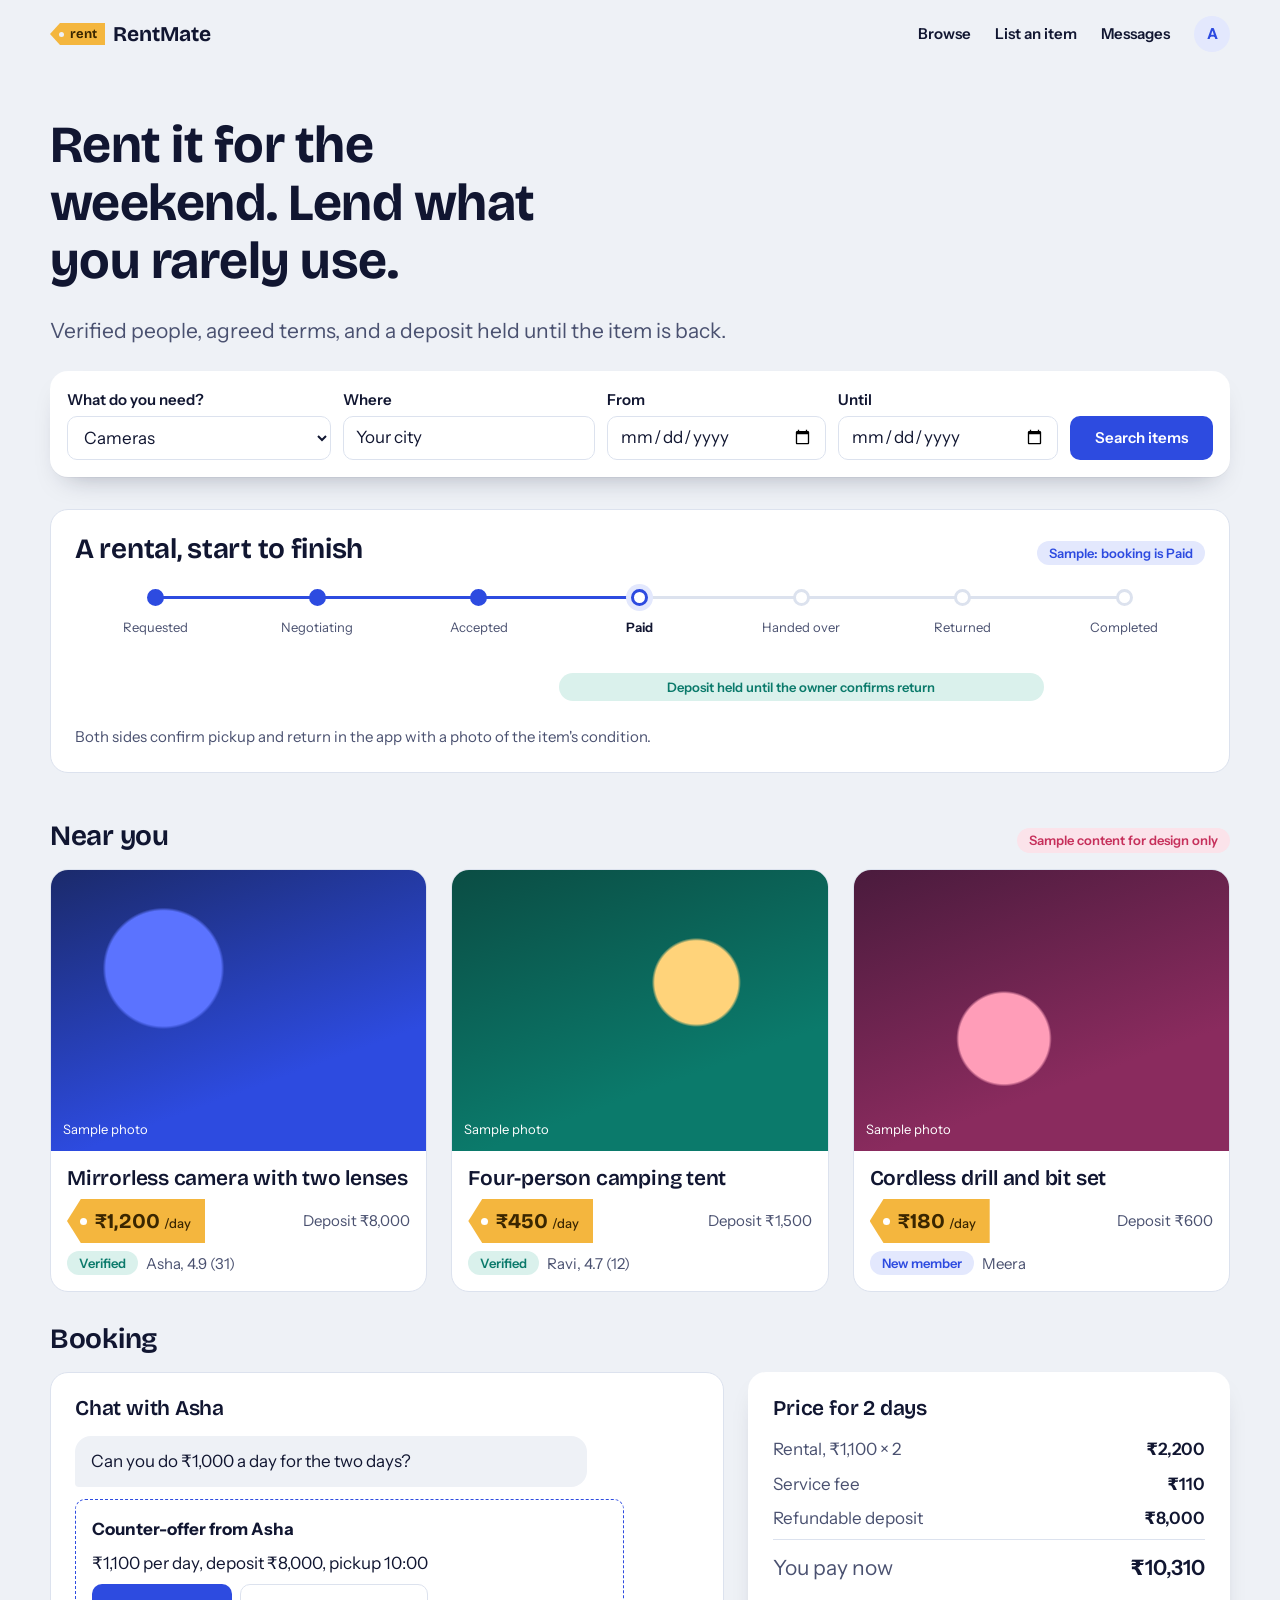
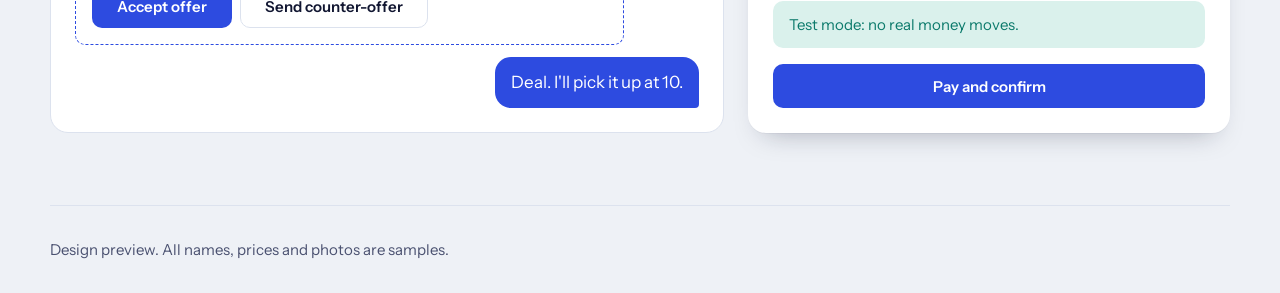
<file: design/design-preview.html>
<!doctype html>
<html lang="en">
<head>
  <meta charset="utf-8">
  <meta name="viewport" content="width=device-width, initial-scale=1">
  <title>RentMate design preview</title>
  <link rel="preconnect" href="https://fonts.googleapis.com">
  <link rel="preconnect" href="https://fonts.gstatic.com" crossorigin>
  <link rel="stylesheet" href="https://fonts.googleapis.com/css2?family=Bricolage+Grotesque:opsz,wght@12..96,500;12..96,700&family=Instrument+Sans:wght@400;600&display=swap">
  <link rel="stylesheet" href="tokens.css">
  <link rel="stylesheet" href="preview.css">
</head>
<body>
  <div class="wrap">
    <header class="top">
      <a class="brand" href="#"><span class="price-tag">rent</span>RentMate</a>
      <nav class="nav" aria-label="Main">
        <a href="#">Browse</a><a href="#">List an item</a><a href="#">Messages</a>
        <a class="keep" href="#" aria-label="Your account"><span class="avatar">A</span></a>
      </nav>
    </header>

    <main>
      <section class="hero" aria-labelledby="hero-title">
        <h1 id="hero-title">Rent it for the weekend. Lend what you rarely use.</h1>
        <p>Verified people, agreed terms, and a deposit held until the item is back.</p>
        <form class="card card--raised search" role="search">
          <div class="field"><label for="what">What do you need?</label>
            <select id="what"><option>Cameras</option><option>Drones</option><option>Tools</option><option>Camping gear</option></select></div>
          <div class="field"><label for="where">Where</label><input id="where" value="Your city"></div>
          <div class="field"><label for="from">From</label><input id="from" type="date"></div>
          <div class="field"><label for="to">Until</label><input id="to" type="date"></div>
          <button class="btn" type="submit">Search items</button>
        </form>
      </section>

      <section class="card story" aria-labelledby="story-title">
        <header>
          <h2 id="story-title">A rental, start to finish</h2>
          <span class="chip">Sample: booking is Paid</span>
        </header>
        <ol class="ribbon" aria-label="Booking progress">
          <li class="is-done">Requested</li><li class="is-done">Negotiating</li><li class="is-done">Accepted</li>
          <li class="is-current" aria-current="step">Paid</li><li>Handed over</li><li>Returned</li><li>Completed</li>
        </ol>
        <div class="ribbon-hold"><span>Deposit held until the owner confirms return</span></div>
        <p class="muted">Both sides confirm pickup and return in the app with a photo of the item's condition.</p>
      </section>

      <div class="section-head"><h2>Near you</h2><span class="chip chip--danger">Sample content for design only</span></div>
      <div class="grid">
        <a class="card listing" href="#">
          <div class="photo photo--a" role="img" aria-label="Sample photo of a mirrorless camera">Sample photo</div>
          <div class="listing__body">
            <h3>Mirrorless camera with two lenses</h3>
            <div class="listing__meta"><span class="price-tag">₹1,200<small>/day</small></span><span class="muted">Deposit ₹8,000</span></div>
            <div class="owner"><span class="chip chip--held">Verified</span> Asha, 4.9 (31)</div>
          </div>
        </a>
        <a class="card listing" href="#">
          <div class="photo photo--b" role="img" aria-label="Sample photo of a camping tent">Sample photo</div>
          <div class="listing__body">
            <h3>Four-person camping tent</h3>
            <div class="listing__meta"><span class="price-tag">₹450<small>/day</small></span><span class="muted">Deposit ₹1,500</span></div>
            <div class="owner"><span class="chip chip--held">Verified</span> Ravi, 4.7 (12)</div>
          </div>
        </a>
        <a class="card listing" href="#">
          <div class="photo photo--c" role="img" aria-label="Sample photo of a drill set">Sample photo</div>
          <div class="listing__body">
            <h3>Cordless drill and bit set</h3>
            <div class="listing__meta"><span class="price-tag">₹180<small>/day</small></span><span class="muted">Deposit ₹600</span></div>
            <div class="owner"><span class="chip">New member</span> Meera</div>
          </div>
        </a>
      </div>

      <div class="section-head"><h2>Booking</h2></div>
      <section class="booking" aria-label="Booking example">
        <div class="card panel">
          <h3>Chat with Asha</h3>
          <div class="chat" aria-live="polite">
            <p class="msg">Can you do ₹1,000 a day for the two days?</p>
            <div class="offer">
              <strong>Counter-offer from Asha</strong>
              <span>₹1,100 per day, deposit ₹8,000, pickup 10:00</span>
              <div class="actions"><button class="btn" type="button">Accept offer</button><button class="btn btn--ghost" type="button">Send counter-offer</button></div>
            </div>
            <p class="msg msg--me">Deal. I'll pick it up at 10.</p>
          </div>
        </div>
        <aside class="card card--raised panel" aria-label="Price breakdown">
          <h3>Price for 2 days</h3>
          <dl class="rows">
            <div><dt>Rental, ₹1,100 × 2</dt><dd>₹2,200</dd></div>
            <div><dt>Service fee</dt><dd>₹110</dd></div>
            <div><dt>Refundable deposit</dt><dd>₹8,000</dd></div>
            <div class="total"><dt>You pay now</dt><dd>₹10,310</dd></div>
          </dl>
          <p class="note">Test mode: no real money moves.</p>
          <button class="btn" type="button">Pay and confirm</button>
        </aside>
      </section>
    </main>
    <footer class="muted">Design preview. All names, prices and photos are samples.</footer>
  </div>
</body>
</html>
</file>
<file: design/tokens.css>
/* RentMate "Handover" design tokens and core components. Spec: rules/06 */
:root {
  --chalk: #eef1f6;  --surface: #ffffff; --mist: #dce2ee;
  --ink: #111631;    --ink-2: #4a5170;
  --cobalt: #2d4be0; --cobalt-ink: #ffffff; --cobalt-wash: #e3e8fd;
  --held: #0b7a6b;   --held-wash: #daf1ec;
  --marigold: #f4b63e; --marigold-ink: #3a2600;
  --berry: #c6305b;  --berry-wash: #fbe3ea;

  --font-display: "Bricolage Grotesque", "Trebuchet MS", system-ui, sans-serif;
  --font-body: "Instrument Sans", system-ui, -apple-system, "Segoe UI", sans-serif;
  --fs-s: 0.8125rem; --fs-m: 0.9375rem; --fs-b: 1.0625rem; --fs-l: 1.3125rem;
  --fs-xl: clamp(1.5rem, 1.2rem + 1.2vw, 1.75rem);
  --fs-2xl: clamp(2rem, 1.4rem + 2.6vw, 3.25rem);

  --s1: 4px; --s2: 8px; --s3: 12px; --s4: 16px; --s5: 24px; --s6: 32px; --s7: 48px; --s8: 72px;
  --r-tag: 6px; --r-ctl: 10px; --r-card: 18px; --r-full: 999px;
  --lift: 0 1px 0 rgb(17 22 49 / 0.04), 0 14px 28px -16px rgb(17 22 49 / 0.35);
  --ease: cubic-bezier(0.2, 0.7, 0.2, 1); --t-fast: 120ms; --t: 220ms;
}

@media (prefers-color-scheme: dark) {
  :root:not([data-theme="light"]) {
    --chalk: #0d1126; --surface: #151a38; --mist: #262d54;
    --ink: #edeffa; --ink-2: #a5abcb;
    --cobalt: #8ea0ff; --cobalt-ink: #0d1126; --cobalt-wash: #1f2760;
    --held: #4fd1bc; --held-wash: #10332f;
    --berry: #ff7d9f; --berry-wash: #3b1626;
    --lift: 0 14px 28px -16px rgb(0 0 0 / 0.7);
  }
}
:root[data-theme="dark"] {
  --chalk: #0d1126; --surface: #151a38; --mist: #262d54;
  --ink: #edeffa; --ink-2: #a5abcb;
  --cobalt: #8ea0ff; --cobalt-ink: #0d1126; --cobalt-wash: #1f2760;
  --held: #4fd1bc; --held-wash: #10332f;
  --berry: #ff7d9f; --berry-wash: #3b1626;
  --lift: 0 14px 28px -16px rgb(0 0 0 / 0.7);
}

/* Base */
*, *::before, *::after { box-sizing: border-box; }
body {
  margin: 0; background: var(--chalk); color: var(--ink);
  font: 400 var(--fs-b)/1.55 var(--font-body); -webkit-font-smoothing: antialiased;
}
h1, h2, h3 { font-family: var(--font-display); line-height: 1.12; letter-spacing: -0.01em; margin: 0; }
h1 { font-size: var(--fs-2xl); font-weight: 700; }
h2 { font-size: var(--fs-xl); font-weight: 650; }
h3 { font-size: var(--fs-l); font-weight: 600; }
p { margin: 0; max-width: 68ch; }
a { color: var(--cobalt); text-underline-offset: 3px; }
:focus-visible { outline: 3px solid var(--cobalt); outline-offset: 2px; border-radius: var(--r-tag); }
.muted { color: var(--ink-2); font-size: var(--fs-m); }
.sr-only { position: absolute; width: 1px; height: 1px; overflow: hidden; clip: rect(0 0 0 0); white-space: nowrap; }

/* Buttons: one primary per view */
.btn {
  display: inline-flex; align-items: center; justify-content: center; gap: var(--s2);
  min-height: 44px; padding: 0 var(--s5); border: 1.5px solid transparent;
  border-radius: var(--r-ctl); font: 600 var(--fs-m)/1 var(--font-body); cursor: pointer;
  background: var(--cobalt); color: var(--cobalt-ink);
  transition: transform var(--t-fast) var(--ease), box-shadow var(--t-fast) var(--ease);
}
.btn:hover { box-shadow: var(--lift); transform: translateY(-1px); }
.btn:active { transform: translateY(0); }
.btn--ghost { background: transparent; color: var(--ink); border-color: var(--mist); }
.btn--danger { background: var(--berry); color: #fff; }
.btn[disabled], .btn[aria-busy="true"] { opacity: 0.55; cursor: progress; transform: none; box-shadow: none; }

/* Fields */
.field { display: grid; gap: var(--s1); }
.field label { font-size: var(--fs-m); font-weight: 600; }
.field input, .field select, .field textarea {
  min-height: 44px; padding: 0 var(--s3); border: 1.5px solid var(--mist); border-radius: var(--r-ctl);
  background: var(--surface); color: var(--ink); font: inherit;
}
.field input:focus-visible, .field select:focus-visible { border-color: var(--cobalt); outline-offset: 1px; }
.field--error input { border-color: var(--berry); }
.field__error { color: var(--berry); font-size: var(--fs-s); }

/* Chips and badges */
.chip {
  display: inline-flex; align-items: center; gap: var(--s1); padding: 2px var(--s3);
  border-radius: var(--r-full); background: var(--cobalt-wash); color: var(--cobalt);
  font-size: var(--fs-s); font-weight: 600;
}
.chip--held { background: var(--held-wash); color: var(--held); }
.chip--danger { background: var(--berry-wash); color: var(--berry); }

/* Hang tag price: signature element 2 */
.price-tag {
  --hole: var(--surface);
  position: relative; display: inline-flex; align-items: baseline; gap: var(--s1);
  padding: 6px 14px 6px 28px; background: var(--marigold); color: var(--marigold-ink);
  font-family: var(--font-display); font-weight: 700; font-size: var(--fs-l);
  clip-path: polygon(14px 0, 100% 0, 100% 100%, 14px 100%, 0 50%);
}
.price-tag::before {
  content: ""; position: absolute; left: 13px; top: 50%; width: 7px; height: 7px;
  margin-top: -3.5px; border-radius: 50%; background: var(--hole);
}
.price-tag small { font: 500 var(--fs-s) var(--font-body); }

/* Card */
.card { background: var(--surface); border: 1px solid var(--mist); border-radius: var(--r-card); overflow: hidden; }
.card--raised { box-shadow: var(--lift); border-color: transparent; }

/* Handover ribbon: signature element 1. Mark li: is-done / is-current */
.ribbon { list-style: none; margin: 0; padding: 0; display: grid; grid-template-columns: repeat(7, 1fr); }
.ribbon li { position: relative; padding-top: 28px; text-align: center; font-size: var(--fs-s); color: var(--ink-2); }
.ribbon li::before { /* line from this stop to the next */
  content: ""; position: absolute; top: 7px; left: 50%; width: 100%; height: 3px; background: var(--mist);
}
.ribbon li:last-child::before { display: none; }
.ribbon li::after { /* the stop */
  content: ""; position: absolute; top: 0; left: 50%; width: 17px; height: 17px; margin-left: -8.5px;
  border-radius: 50%; background: var(--surface); border: 3px solid var(--mist); z-index: 1;
}
.ribbon li.is-done::before { background: var(--cobalt); transform-origin: left; animation: fill 600ms var(--ease) both; }
.ribbon li.is-done::after { background: var(--cobalt); border-color: var(--cobalt); }
.ribbon li.is-current { color: var(--ink); font-weight: 650; }
.ribbon li.is-current::after { border-color: var(--cobalt); box-shadow: 0 0 0 5px var(--cobalt-wash); }
.ribbon-hold { /* deposit held from Paid through Returned (columns 4 to 6) */
  display: grid; grid-template-columns: repeat(7, 1fr); margin-top: var(--s3);
}
.ribbon-hold span {
  grid-column: 4 / 7; text-align: center; padding: 4px var(--s2); border-radius: var(--r-full);
  background: var(--held-wash); color: var(--held); font-size: var(--fs-s); font-weight: 600;
}
@keyframes fill { from { transform: scaleX(0); } to { transform: scaleX(1); } }
@keyframes fill-y { from { transform: scaleY(0); } to { transform: scaleY(1); } }

@media (max-width: 639px) { /* vertical ribbon */
  .ribbon, .ribbon-hold { grid-template-columns: 1fr; }
  .ribbon li { text-align: left; padding: 0 0 20px 34px; font-size: var(--fs-m); }
  .ribbon li::before { top: 10px; bottom: -10px; left: 7px; width: 3px; height: auto; }
  .ribbon li.is-done::before { transform-origin: top; animation-name: fill-y; }
  .ribbon li::after { left: 0; margin-left: 0; }
  .ribbon-hold span { grid-column: 1; text-align: left; }
}
@media (prefers-reduced-motion: reduce) {
  *, *::before, *::after { animation: none !important; transition: none !important; }
}
</file>
<file: design/preview.css>
/* Layout for design-preview.html only. Tokens and components live in tokens.css */
.wrap { width: min(1180px, 100% - 32px); margin-inline: auto; }
@media (min-width: 960px) { .wrap { width: min(1180px, 100% - 80px); } }

.top { display: flex; align-items: center; justify-content: space-between; padding: var(--s4) 0; }
.brand { display: inline-flex; align-items: center; gap: var(--s2); font: 700 var(--fs-l) var(--font-display); color: var(--ink); text-decoration: none; }
.brand .price-tag { padding: 3px 8px 3px 20px; font-size: var(--fs-s); --hole: var(--chalk); clip-path: polygon(10px 0,100% 0,100% 100%,10px 100%,0 50%); }
.brand .price-tag::before { left: 9px; width: 5px; height: 5px; margin-top: -2.5px; }
.nav { display: flex; gap: var(--s5); align-items: center; }
.nav a { color: var(--ink); text-decoration: none; font-weight: 600; font-size: var(--fs-m); }
.nav .avatar { width: 36px; height: 36px; border-radius: 50%; background: var(--cobalt-wash); color: var(--cobalt); display: grid; place-items: center; font-weight: 700; }
@media (max-width: 639px) { .nav a:not(.keep) { display: none; } }

.hero { padding: var(--s7) 0 var(--s6); display: grid; gap: var(--s5); }
.hero h1 { max-width: 15ch; }
.hero p { font-size: var(--fs-l); color: var(--ink-2); }
.search { display: grid; gap: var(--s3); padding: var(--s4); align-items: end; }
@media (min-width: 960px) { .search { grid-template-columns: 1.2fr 1fr 1fr 1fr auto; } }
@media (min-width: 640px) and (max-width: 959px) { .search { grid-template-columns: 1fr 1fr; } .search .btn { grid-column: 1 / -1; } }

.story { padding: var(--s5); display: grid; gap: var(--s5); margin-bottom: var(--s7); }
.story header { display: flex; flex-wrap: wrap; gap: var(--s3); align-items: baseline; justify-content: space-between; }

.section-head { display: flex; align-items: baseline; justify-content: space-between; margin: var(--s6) 0 var(--s4); }
.grid { display: grid; gap: var(--s5); grid-template-columns: repeat(auto-fit, minmax(260px, 1fr)); }
.listing { display: grid; grid-template-rows: auto 1fr; text-decoration: none; color: inherit; transition: box-shadow var(--t) var(--ease), transform var(--t) var(--ease); }
.listing:hover { box-shadow: var(--lift); transform: translateY(-2px); border-color: transparent; }
.photo { aspect-ratio: 4 / 3; display: grid; align-content: end; padding: var(--s3); font-size: var(--fs-s); color: #fff; }
.photo--a { background: radial-gradient(circle at 30% 35%, #5b73ff 0 18%, transparent 19%), linear-gradient(160deg, #1b2a6b, #2d4be0 70%); }
.photo--b { background: radial-gradient(circle at 65% 40%, #ffd37a 0 14%, transparent 15%), linear-gradient(160deg, #0b4d44, #0b7a6b 70%); }
.photo--c { background: radial-gradient(circle at 40% 60%, #ff9db8 0 16%, transparent 17%), linear-gradient(160deg, #4a1b3d, #8a2b5e 70%); }
.listing__body { padding: var(--s4); display: grid; gap: var(--s2); align-content: start; }
.listing__meta { display: flex; flex-wrap: wrap; justify-content: space-between; align-items: center; gap: var(--s2); }
.owner { display: flex; align-items: center; gap: var(--s2); font-size: var(--fs-m); color: var(--ink-2); }

.booking { display: grid; gap: var(--s5); margin-bottom: var(--s8); }
@media (min-width: 960px) { .booking { grid-template-columns: 1.4fr 1fr; align-items: start; } }
.panel { padding: var(--s5); display: grid; gap: var(--s4); }
.rows { display: grid; gap: var(--s2); margin: 0; }
.rows div { display: flex; justify-content: space-between; gap: var(--s4); }
.rows dt { color: var(--ink-2); } .rows dd { margin: 0; font-weight: 600; }
.rows .total { border-top: 1px solid var(--mist); padding-top: var(--s3); font-size: var(--fs-l); }

.chat { display: grid; gap: var(--s3); }
.msg { max-width: 82%; padding: var(--s3) var(--s4); border-radius: 16px 16px 16px 4px; background: var(--chalk); }
.msg--me { justify-self: end; background: var(--cobalt); color: var(--cobalt-ink); border-radius: 16px 16px 4px 16px; }
.offer { max-width: 88%; padding: var(--s4); border: 1.5px dashed var(--cobalt); border-radius: var(--r-ctl); display: grid; gap: var(--s2); }
.offer .actions { display: flex; gap: var(--s2); flex-wrap: wrap; }
.note { padding: var(--s3) var(--s4); background: var(--held-wash); color: var(--held); border-radius: var(--r-ctl); font-size: var(--fs-m); }
footer { padding: var(--s6) 0; border-top: 1px solid var(--mist); }
</file>
